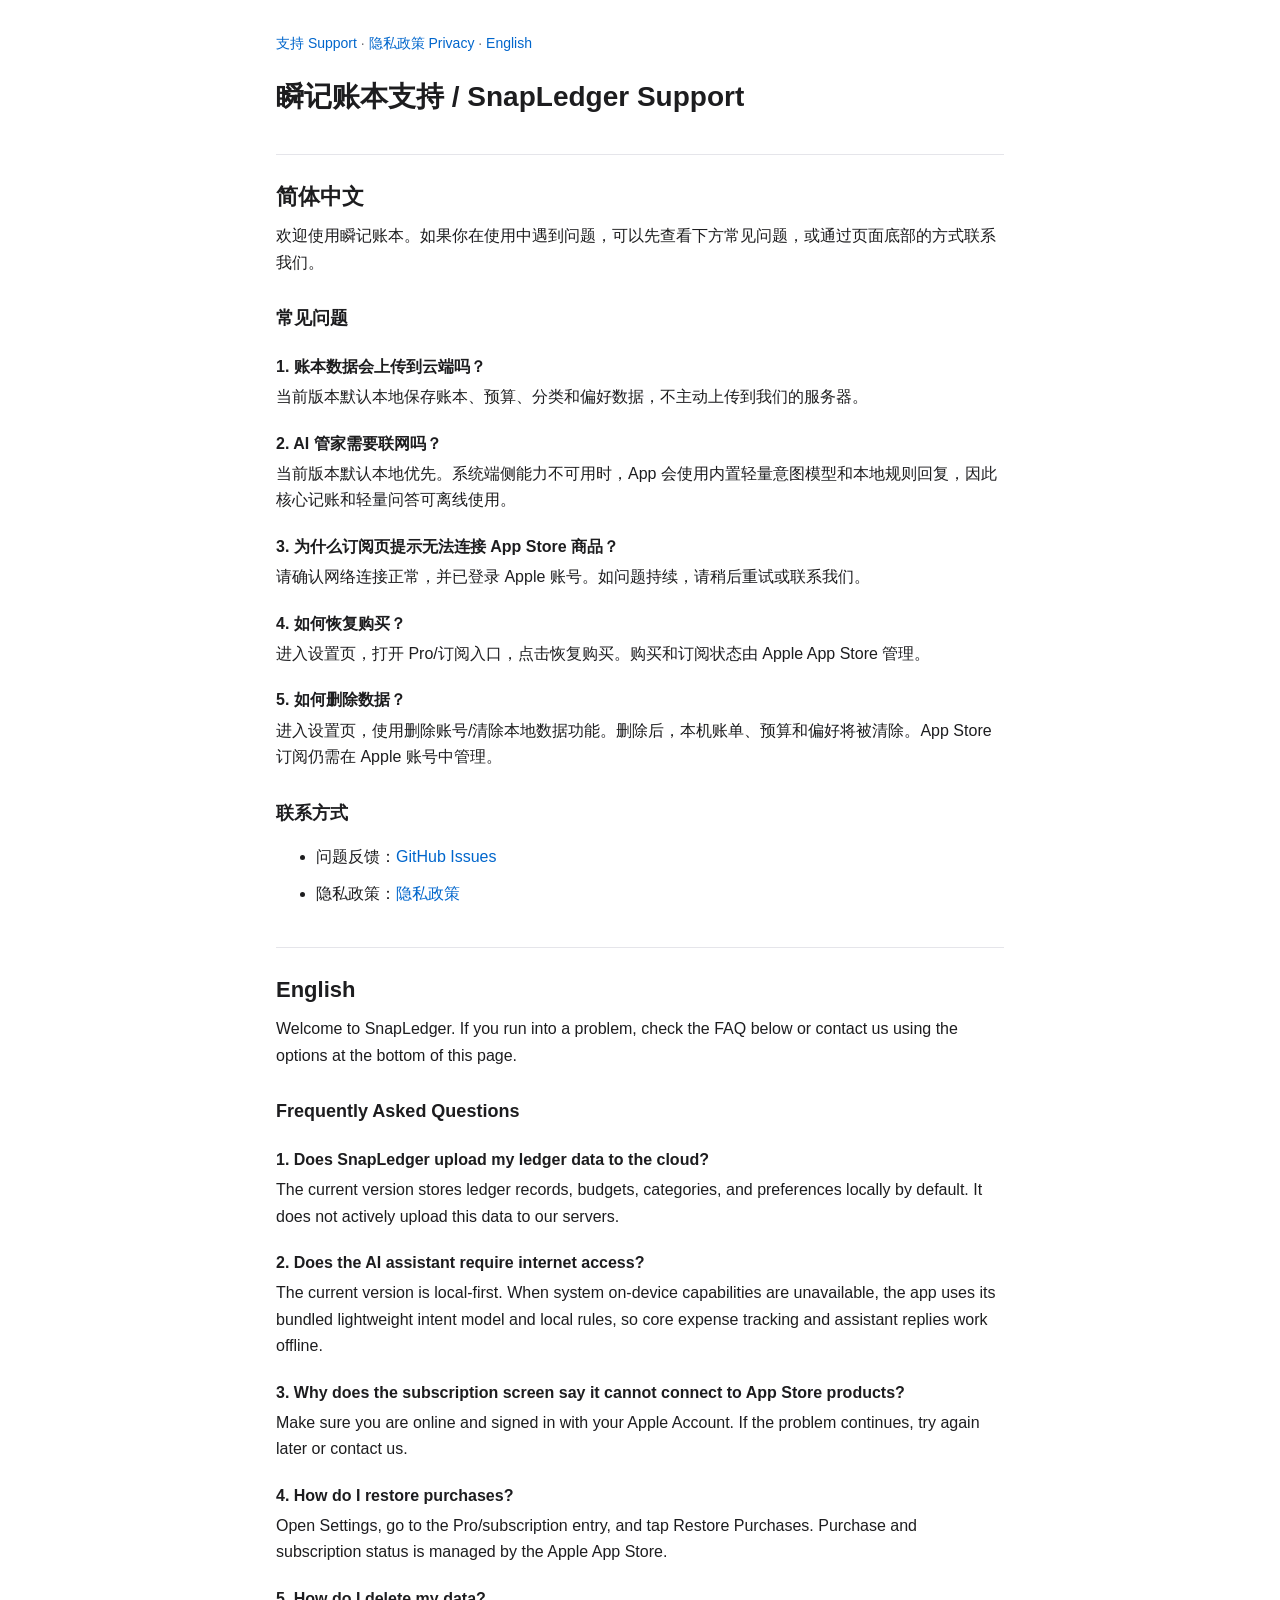
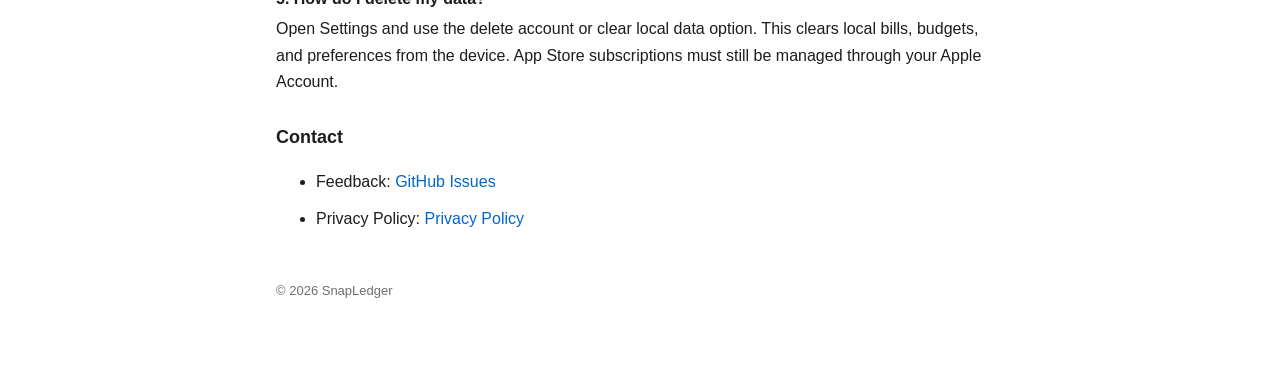
<file: index.html>
<!doctype html>
<html lang="zh-Hans">
<head>
<meta charset="utf-8">
<meta name="viewport" content="width=device-width, initial-scale=1">
<title>瞬记账本支持 / SnapLedger Support</title>
<link rel="stylesheet" href="style.css">
</head>
<body>
<main>
<nav><a href="index.html">支持 Support</a> · <a href="privacy.html">隐私政策 Privacy</a> · <a href="#en">English</a></nav>
<h1>瞬记账本支持 / SnapLedger Support</h1>

<section lang="zh-Hans">
<h2>简体中文</h2>
<p>欢迎使用瞬记账本。如果你在使用中遇到问题，可以先查看下方常见问题，或通过页面底部的方式联系我们。</p>
<h3>常见问题</h3>
<h4>1. 账本数据会上传到云端吗？</h4>
<p>当前版本默认本地保存账本、预算、分类和偏好数据，不主动上传到我们的服务器。</p>
<h4>2. AI 管家需要联网吗？</h4>
<p>当前版本默认本地优先。系统端侧能力不可用时，App 会使用内置轻量意图模型和本地规则回复，因此核心记账和轻量问答可离线使用。</p>
<h4>3. 为什么订阅页提示无法连接 App Store 商品？</h4>
<p>请确认网络连接正常，并已登录 Apple 账号。如问题持续，请稍后重试或联系我们。</p>
<h4>4. 如何恢复购买？</h4>
<p>进入设置页，打开 Pro/订阅入口，点击恢复购买。购买和订阅状态由 Apple App Store 管理。</p>
<h4>5. 如何删除数据？</h4>
<p>进入设置页，使用删除账号/清除本地数据功能。删除后，本机账单、预算和偏好将被清除。App Store 订阅仍需在 Apple 账号中管理。</p>
<h3>联系方式</h3>
<ul>
<li>问题反馈：<a href="https://github.com/sunnyjosh123/snapledger-support/issues">GitHub Issues</a></li>
<li>隐私政策：<a href="privacy.html">隐私政策</a></li>
</ul>
</section>

<section lang="en" id="en">
<h2>English</h2>
<p>Welcome to SnapLedger. If you run into a problem, check the FAQ below or contact us using the options at the bottom of this page.</p>
<h3>Frequently Asked Questions</h3>
<h4>1. Does SnapLedger upload my ledger data to the cloud?</h4>
<p>The current version stores ledger records, budgets, categories, and preferences locally by default. It does not actively upload this data to our servers.</p>
<h4>2. Does the AI assistant require internet access?</h4>
<p>The current version is local-first. When system on-device capabilities are unavailable, the app uses its bundled lightweight intent model and local rules, so core expense tracking and assistant replies work offline.</p>
<h4>3. Why does the subscription screen say it cannot connect to App Store products?</h4>
<p>Make sure you are online and signed in with your Apple Account. If the problem continues, try again later or contact us.</p>
<h4>4. How do I restore purchases?</h4>
<p>Open Settings, go to the Pro/subscription entry, and tap Restore Purchases. Purchase and subscription status is managed by the Apple App Store.</p>
<h4>5. How do I delete my data?</h4>
<p>Open Settings and use the delete account or clear local data option. This clears local bills, budgets, and preferences from the device. App Store subscriptions must still be managed through your Apple Account.</p>
<h3>Contact</h3>
<ul>
<li>Feedback: <a href="https://github.com/sunnyjosh123/snapledger-support/issues">GitHub Issues</a></li>
<li>Privacy Policy: <a href="privacy.html">Privacy Policy</a></li>
</ul>
</section>
<footer>© 2026 SnapLedger</footer>
</main>
</body>
</html>
</file>
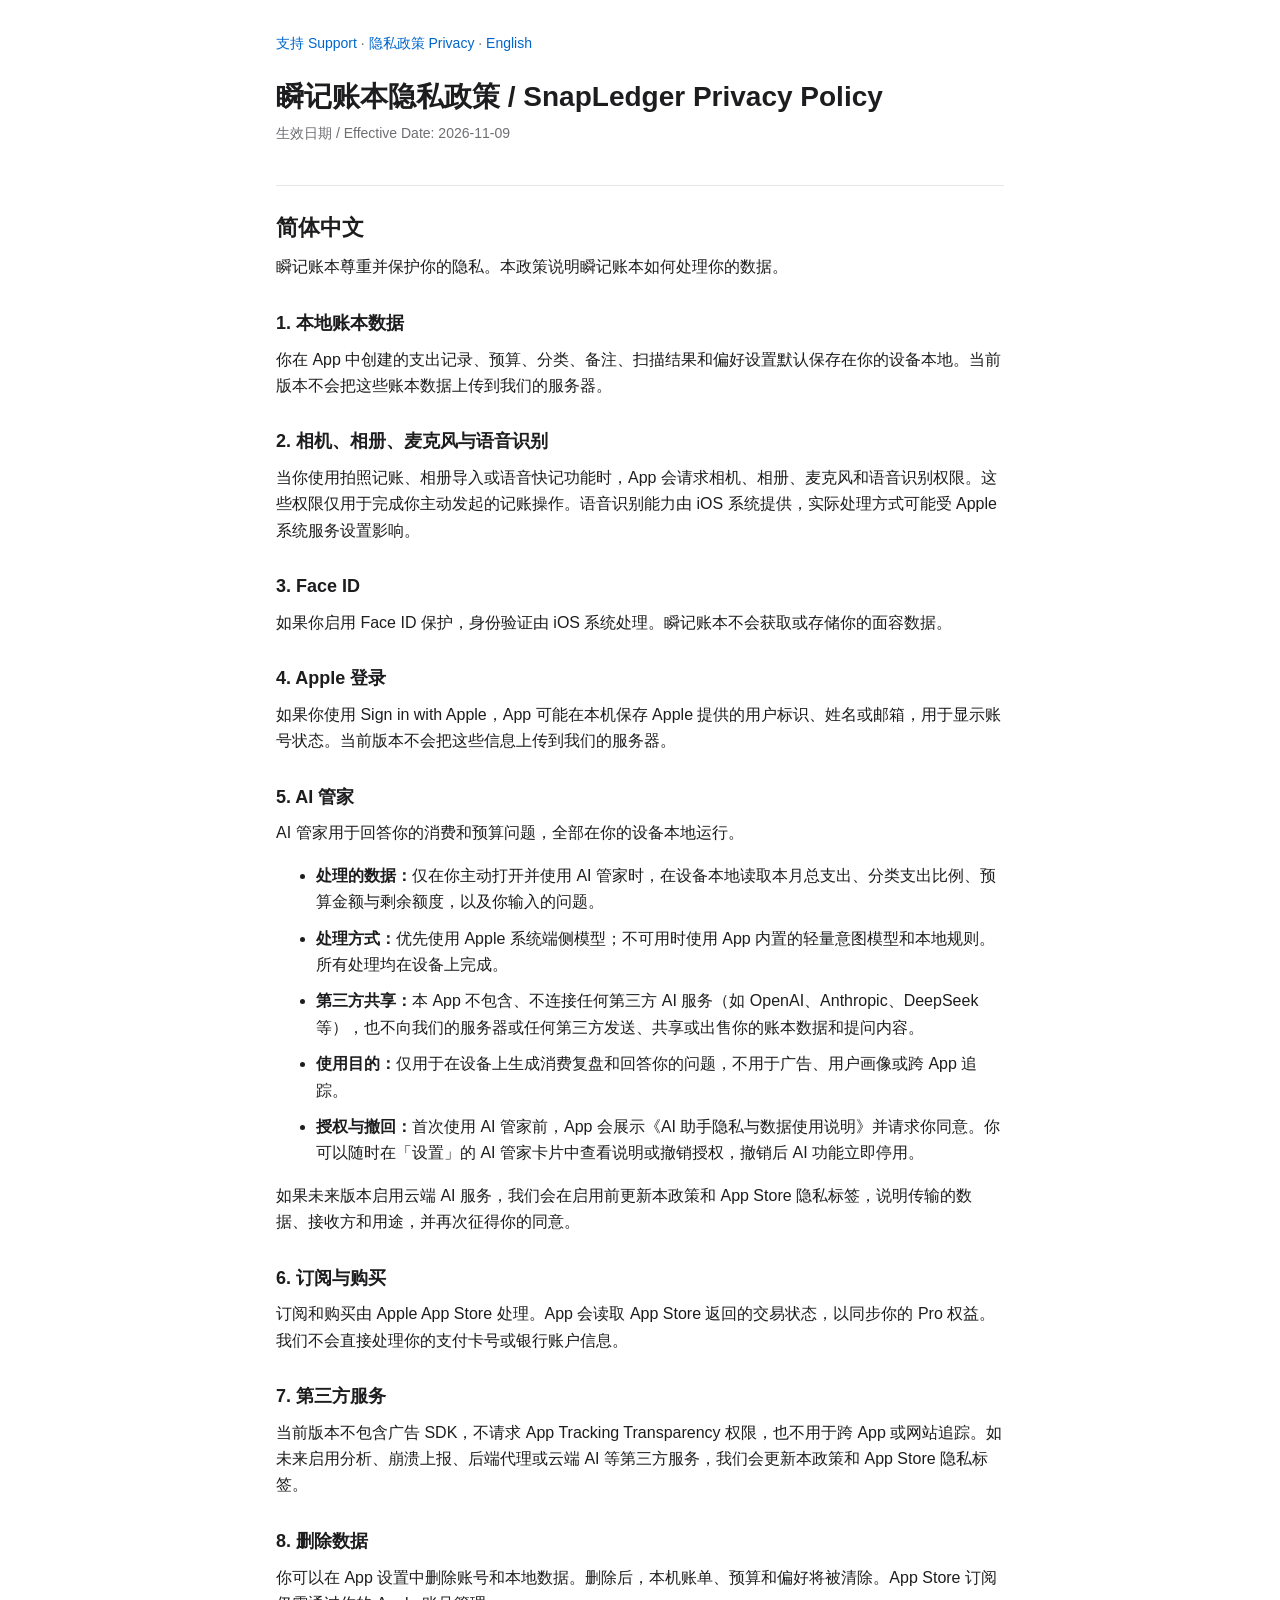
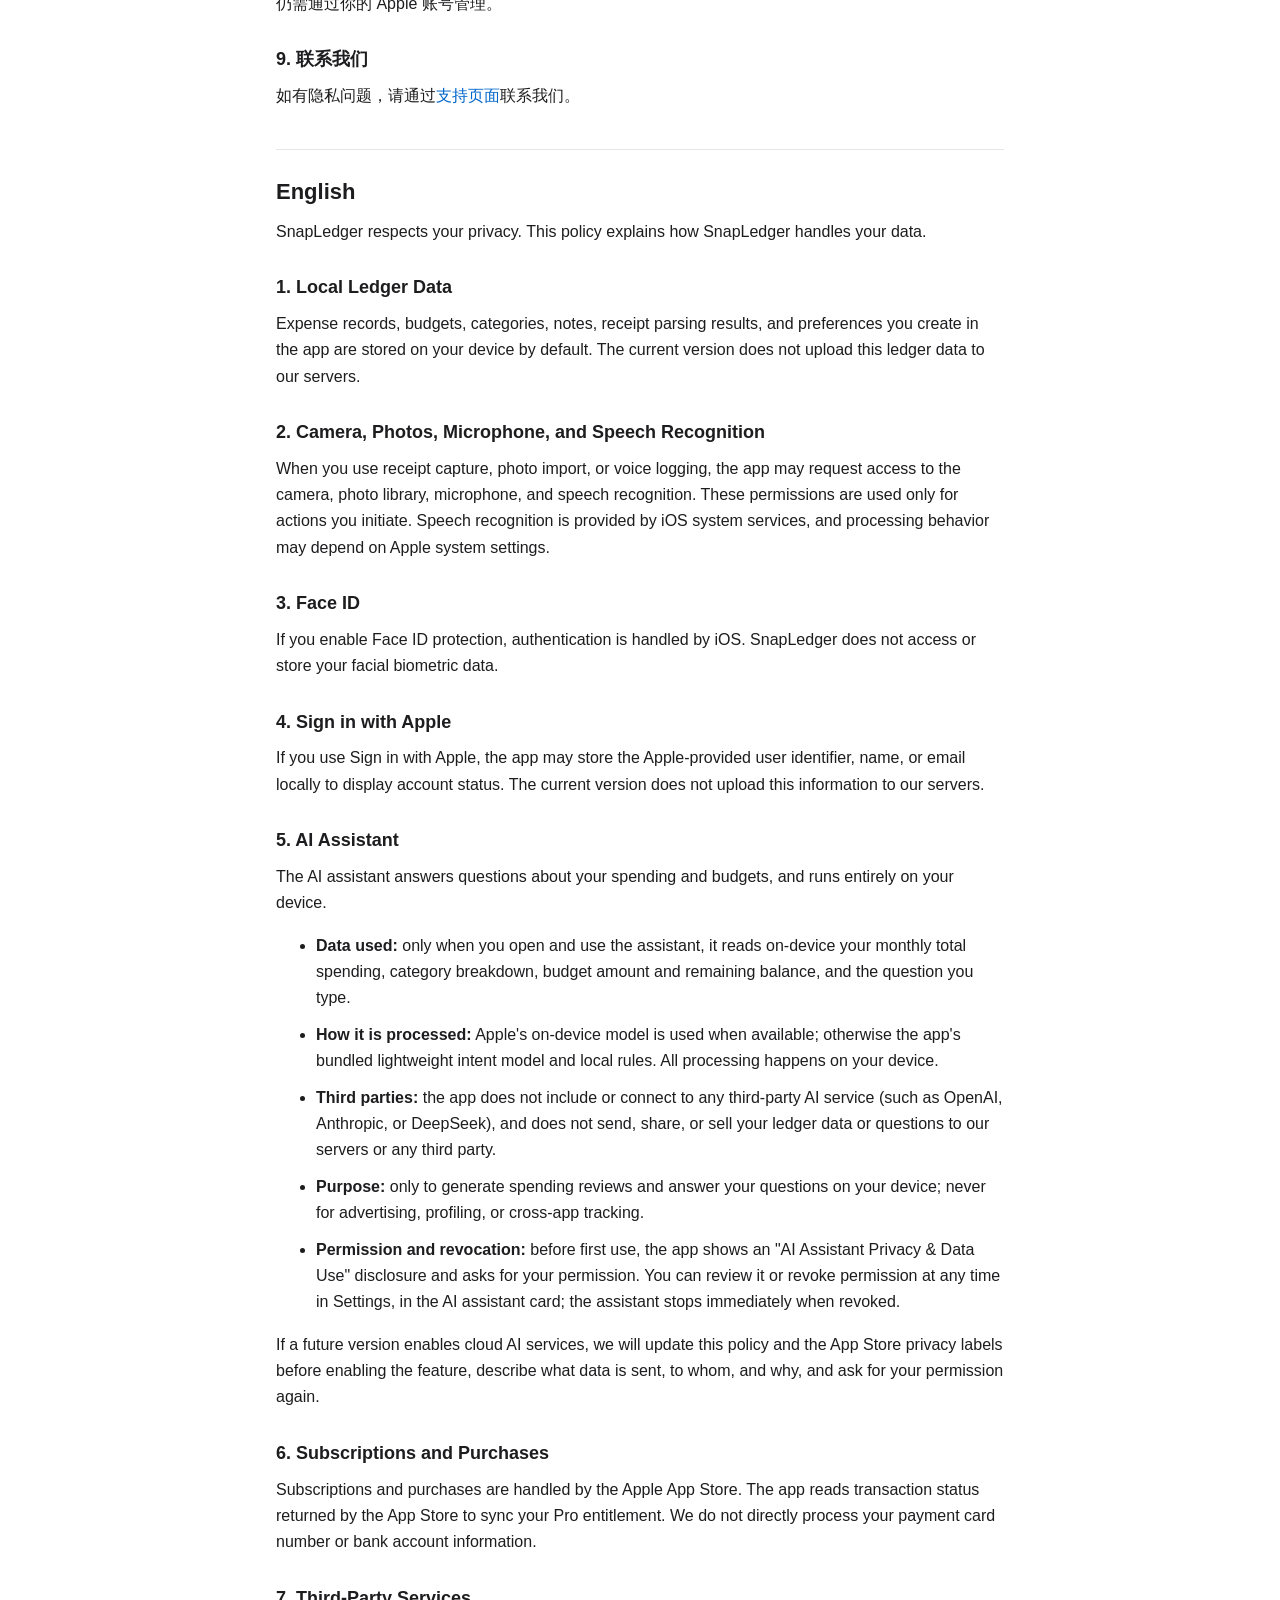
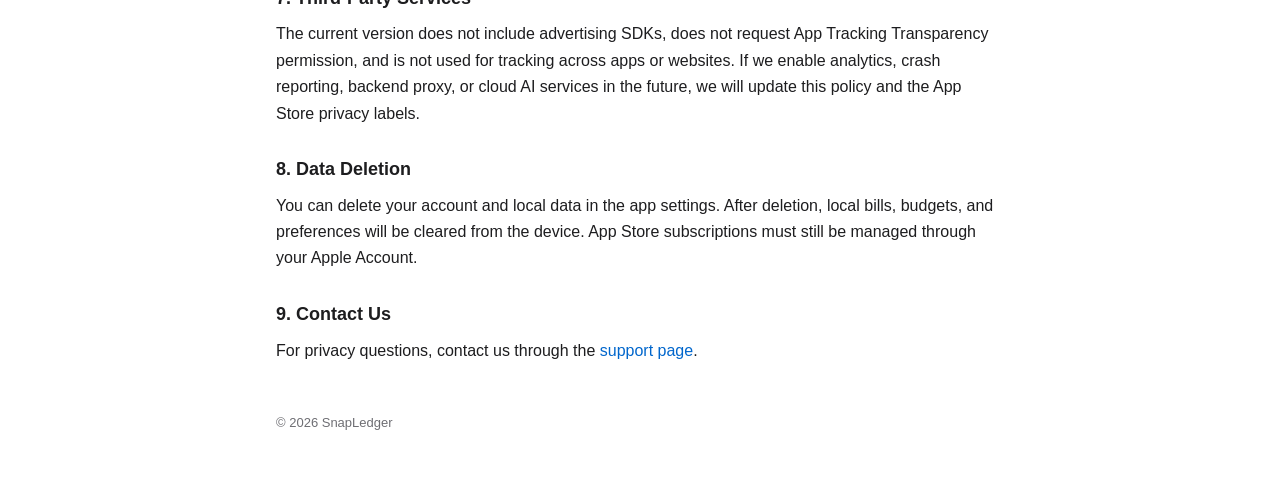
<file: privacy.html>
<!doctype html>
<html lang="zh-Hans">
<head>
<meta charset="utf-8">
<meta name="viewport" content="width=device-width, initial-scale=1">
<title>瞬记账本隐私政策 / SnapLedger Privacy Policy</title>
<link rel="stylesheet" href="style.css">
</head>
<body>
<main>
<nav><a href="index.html">支持 Support</a> · <a href="privacy.html">隐私政策 Privacy</a> · <a href="#en">English</a></nav>
<h1>瞬记账本隐私政策 / SnapLedger Privacy Policy</h1>
<p class="meta">生效日期 / Effective Date: 2026-11-09</p>

<section lang="zh-Hans">
<h2>简体中文</h2>
<p>瞬记账本尊重并保护你的隐私。本政策说明瞬记账本如何处理你的数据。</p>
<h3>1. 本地账本数据</h3>
<p>你在 App 中创建的支出记录、预算、分类、备注、扫描结果和偏好设置默认保存在你的设备本地。当前版本不会把这些账本数据上传到我们的服务器。</p>
<h3>2. 相机、相册、麦克风与语音识别</h3>
<p>当你使用拍照记账、相册导入或语音快记功能时，App 会请求相机、相册、麦克风和语音识别权限。这些权限仅用于完成你主动发起的记账操作。语音识别能力由 iOS 系统提供，实际处理方式可能受 Apple 系统服务设置影响。</p>
<h3>3. Face ID</h3>
<p>如果你启用 Face ID 保护，身份验证由 iOS 系统处理。瞬记账本不会获取或存储你的面容数据。</p>
<h3>4. Apple 登录</h3>
<p>如果你使用 Sign in with Apple，App 可能在本机保存 Apple 提供的用户标识、姓名或邮箱，用于显示账号状态。当前版本不会把这些信息上传到我们的服务器。</p>
<h3>5. AI 管家</h3>
<p>AI 管家用于回答你的消费和预算问题，全部在你的设备本地运行。</p>
<ul>
<li><strong>处理的数据：</strong>仅在你主动打开并使用 AI 管家时，在设备本地读取本月总支出、分类支出比例、预算金额与剩余额度，以及你输入的问题。</li>
<li><strong>处理方式：</strong>优先使用 Apple 系统端侧模型；不可用时使用 App 内置的轻量意图模型和本地规则。所有处理均在设备上完成。</li>
<li><strong>第三方共享：</strong>本 App 不包含、不连接任何第三方 AI 服务（如 OpenAI、Anthropic、DeepSeek 等），也不向我们的服务器或任何第三方发送、共享或出售你的账本数据和提问内容。</li>
<li><strong>使用目的：</strong>仅用于在设备上生成消费复盘和回答你的问题，不用于广告、用户画像或跨 App 追踪。</li>
<li><strong>授权与撤回：</strong>首次使用 AI 管家前，App 会展示《AI 助手隐私与数据使用说明》并请求你同意。你可以随时在「设置」的 AI 管家卡片中查看说明或撤销授权，撤销后 AI 功能立即停用。</li>
</ul>
<p>如果未来版本启用云端 AI 服务，我们会在启用前更新本政策和 App Store 隐私标签，说明传输的数据、接收方和用途，并再次征得你的同意。</p>
<h3>6. 订阅与购买</h3>
<p>订阅和购买由 Apple App Store 处理。App 会读取 App Store 返回的交易状态，以同步你的 Pro 权益。我们不会直接处理你的支付卡号或银行账户信息。</p>
<h3>7. 第三方服务</h3>
<p>当前版本不包含广告 SDK，不请求 App Tracking Transparency 权限，也不用于跨 App 或网站追踪。如未来启用分析、崩溃上报、后端代理或云端 AI 等第三方服务，我们会更新本政策和 App Store 隐私标签。</p>
<h3>8. 删除数据</h3>
<p>你可以在 App 设置中删除账号和本地数据。删除后，本机账单、预算和偏好将被清除。App Store 订阅仍需通过你的 Apple 账号管理。</p>
<h3>9. 联系我们</h3>
<p>如有隐私问题，请通过<a href="index.html">支持页面</a>联系我们。</p>
</section>

<section lang="en" id="en">
<h2>English</h2>
<p>SnapLedger respects your privacy. This policy explains how SnapLedger handles your data.</p>
<h3>1. Local Ledger Data</h3>
<p>Expense records, budgets, categories, notes, receipt parsing results, and preferences you create in the app are stored on your device by default. The current version does not upload this ledger data to our servers.</p>
<h3>2. Camera, Photos, Microphone, and Speech Recognition</h3>
<p>When you use receipt capture, photo import, or voice logging, the app may request access to the camera, photo library, microphone, and speech recognition. These permissions are used only for actions you initiate. Speech recognition is provided by iOS system services, and processing behavior may depend on Apple system settings.</p>
<h3>3. Face ID</h3>
<p>If you enable Face ID protection, authentication is handled by iOS. SnapLedger does not access or store your facial biometric data.</p>
<h3>4. Sign in with Apple</h3>
<p>If you use Sign in with Apple, the app may store the Apple-provided user identifier, name, or email locally to display account status. The current version does not upload this information to our servers.</p>
<h3>5. AI Assistant</h3>
<p>The AI assistant answers questions about your spending and budgets, and runs entirely on your device.</p>
<ul>
<li><strong>Data used:</strong> only when you open and use the assistant, it reads on-device your monthly total spending, category breakdown, budget amount and remaining balance, and the question you type.</li>
<li><strong>How it is processed:</strong> Apple's on-device model is used when available; otherwise the app's bundled lightweight intent model and local rules. All processing happens on your device.</li>
<li><strong>Third parties:</strong> the app does not include or connect to any third-party AI service (such as OpenAI, Anthropic, or DeepSeek), and does not send, share, or sell your ledger data or questions to our servers or any third party.</li>
<li><strong>Purpose:</strong> only to generate spending reviews and answer your questions on your device; never for advertising, profiling, or cross-app tracking.</li>
<li><strong>Permission and revocation:</strong> before first use, the app shows an "AI Assistant Privacy &amp; Data Use" disclosure and asks for your permission. You can review it or revoke permission at any time in Settings, in the AI assistant card; the assistant stops immediately when revoked.</li>
</ul>
<p>If a future version enables cloud AI services, we will update this policy and the App Store privacy labels before enabling the feature, describe what data is sent, to whom, and why, and ask for your permission again.</p>
<h3>6. Subscriptions and Purchases</h3>
<p>Subscriptions and purchases are handled by the Apple App Store. The app reads transaction status returned by the App Store to sync your Pro entitlement. We do not directly process your payment card number or bank account information.</p>
<h3>7. Third-Party Services</h3>
<p>The current version does not include advertising SDKs, does not request App Tracking Transparency permission, and is not used for tracking across apps or websites. If we enable analytics, crash reporting, backend proxy, or cloud AI services in the future, we will update this policy and the App Store privacy labels.</p>
<h3>8. Data Deletion</h3>
<p>You can delete your account and local data in the app settings. After deletion, local bills, budgets, and preferences will be cleared from the device. App Store subscriptions must still be managed through your Apple Account.</p>
<h3>9. Contact Us</h3>
<p>For privacy questions, contact us through the <a href="index.html">support page</a>.</p>
</section>
<footer>© 2026 SnapLedger</footer>
</main>
</body>
</html>
</file>
<file: style.css>
:root { --bg: #ffffff; --fg: #1d1d1f; --muted: #6e6e73; --link: #0066cc; --rule: #e5e5ea; }
@media (prefers-color-scheme: dark) {
  :root { --bg: #000000; --fg: #f5f5f7; --muted: #a1a1a6; --link: #2997ff; --rule: #2c2c2e; }
}
* { box-sizing: border-box; }
body { margin: 0; background: var(--bg); color: var(--fg); font: 16px/1.65 -apple-system, BlinkMacSystemFont, "PingFang SC", "Helvetica Neue", sans-serif; }
main { max-width: 760px; margin: 0 auto; padding: 32px 16px 64px; }
nav { font-size: 14px; color: var(--muted); margin-bottom: 24px; }
a { color: var(--link); text-decoration: none; }
a:hover { text-decoration: underline; }
h1 { font-size: 28px; line-height: 1.25; margin: 0 0 8px; }
h2 { font-size: 22px; margin: 40px 0 8px; padding-top: 24px; border-top: 1px solid var(--rule); }
h3 { font-size: 18px; margin: 28px 0 8px; }
h4 { font-size: 16px; margin: 20px 0 4px; }
p, li { margin: 0 0 10px; }
.meta { color: var(--muted); font-size: 14px; }
code { font-size: 14px; }
footer { margin-top: 48px; color: var(--muted); font-size: 13px; }
</file>
